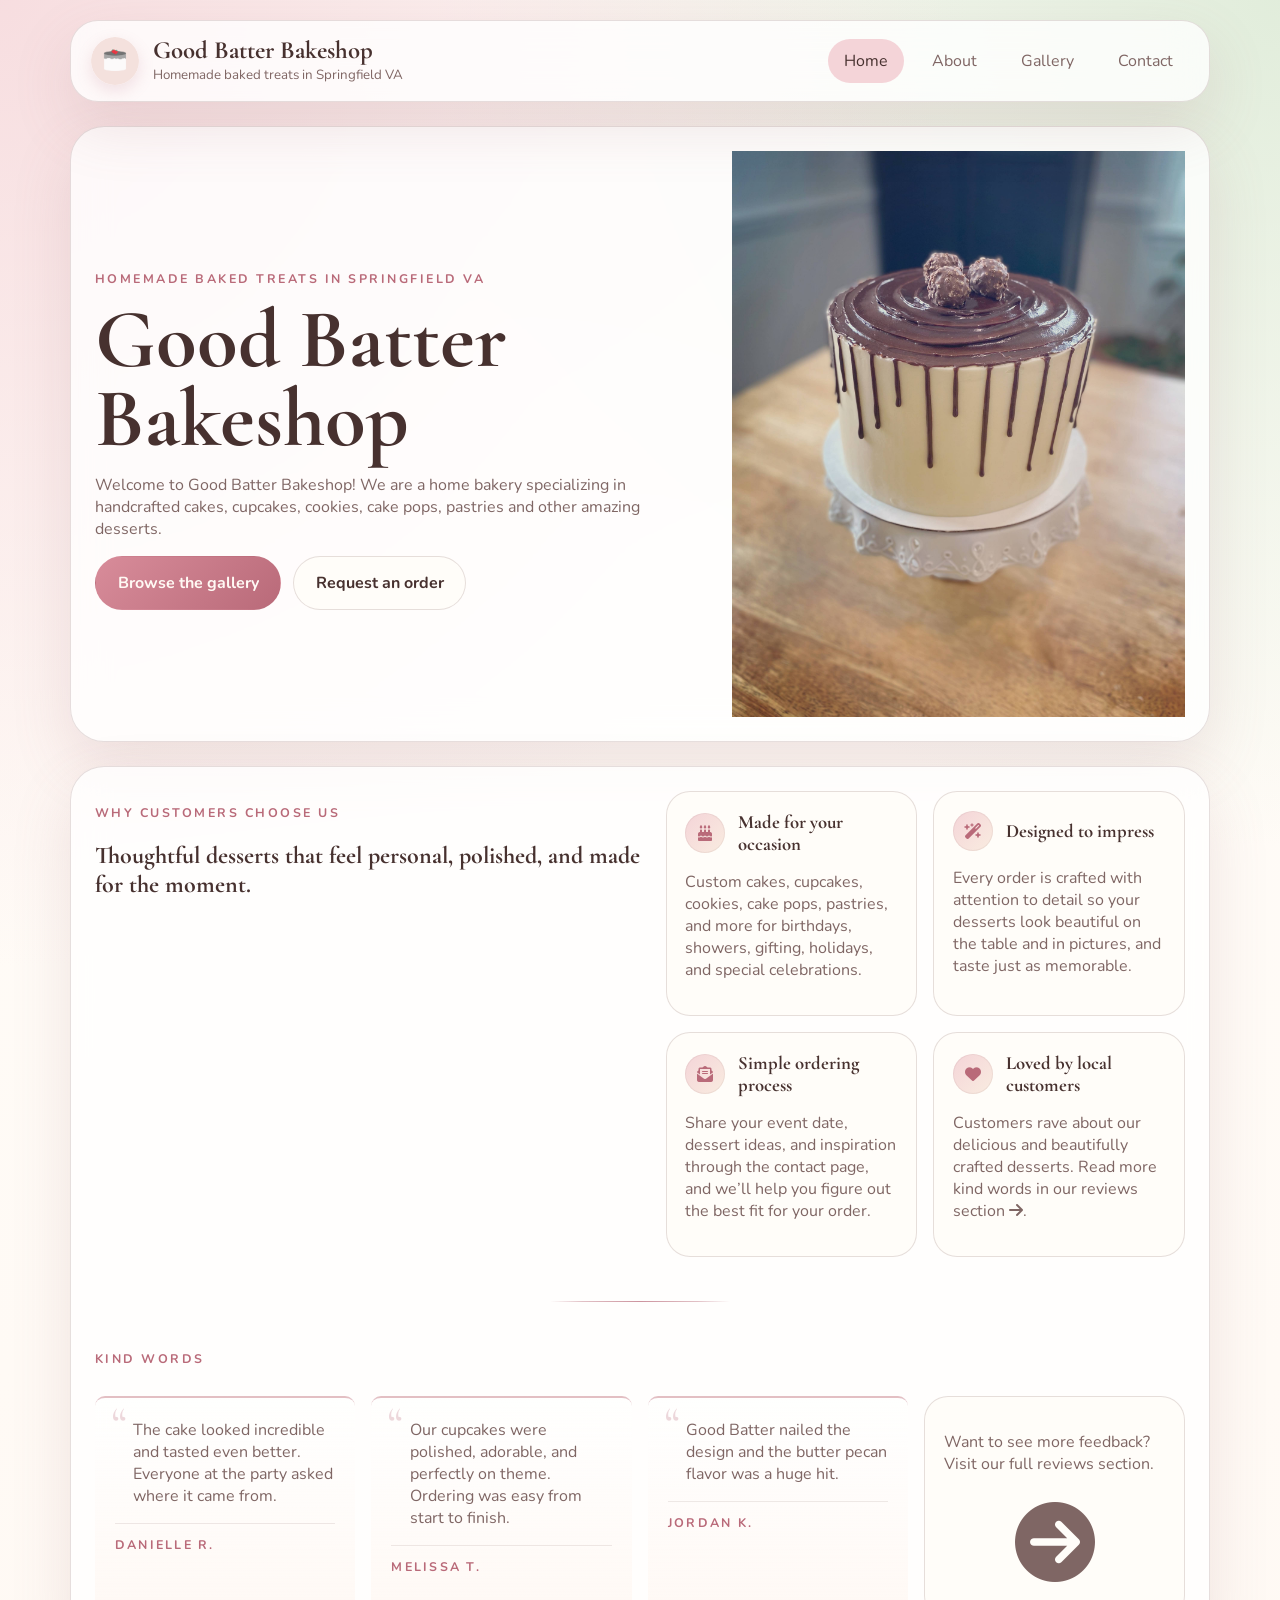
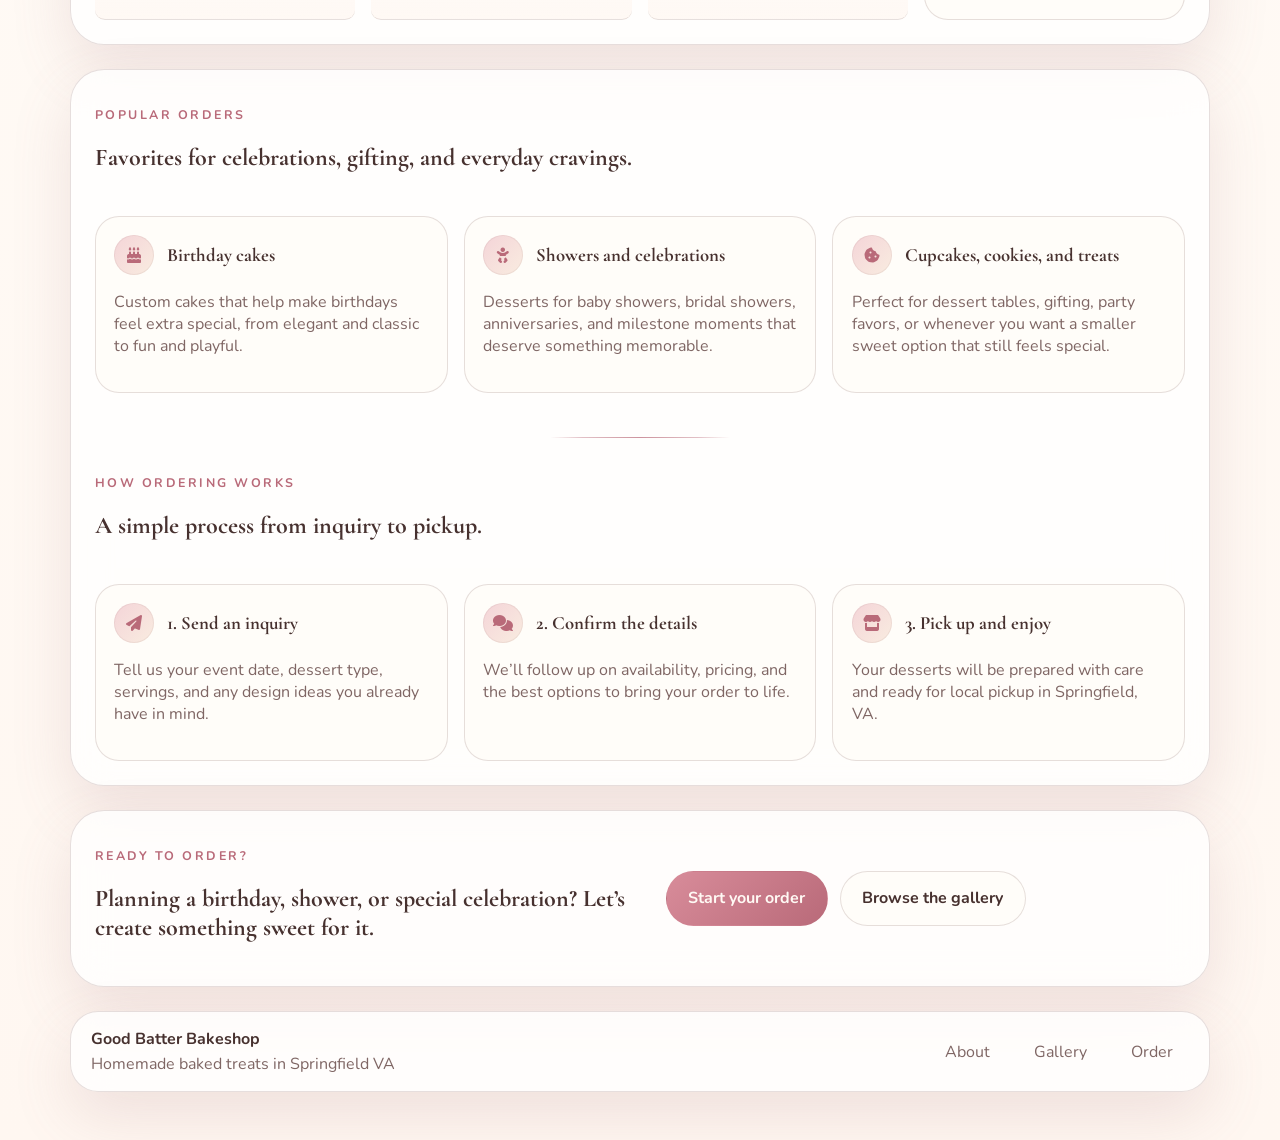
<file: index.html>
<!DOCTYPE html>
<html lang="en">
<head>
  <meta charset="UTF-8">
  <meta name="viewport" content="width=device-width, initial-scale=1.0">
  <title>Good Batter Bakeshop</title>
  <meta name="description" content="Good Batter Bakeshop offers handcrafted cakes, cupcakes, cookies, cake pops, pastries, and desserts in Springfield, Virginia.">
  <link rel="icon" href="assets/images/GBB-Circle.ico" type="image/x-icon">
  <link rel="preconnect" href="https://fonts.googleapis.com">
  <link rel="preconnect" href="https://fonts.gstatic.com" crossorigin>
  <link href="https://fonts.googleapis.com/css2?family=Cormorant+Garamond:wght@500;600;700&family=Nunito:wght@400;500;700&display=swap" rel="stylesheet">
  <link rel="stylesheet" href="https://cdnjs.cloudflare.com/ajax/libs/font-awesome/6.7.2/css/all.min.css" integrity="sha512-Evv84Mr4kqVGRNSgIGL/F/aIDqQb7xQ2vcrdIwxfjThSH8CSR7PBEakCr51Ck+w+/U6swU2Im1vVX0SVk9ABhg==" crossorigin="anonymous" referrerpolicy="no-referrer">
  <link rel="stylesheet" href="assets/css/styles.css">
</head>
<body data-page="home">
  <div class="site-shell">
    <header class="site-header">
      <a class="brand" href="index.html">
        <img class="brand-logo" src="assets/images/GBB-Circle.png" alt="Good Batter Bakeshop logo">
        <span>
          <strong>Good Batter Bakeshop</strong>
          <small>Homemade baked treats in Springfield VA</small>
        </span>
      </a>
      <nav class="site-nav" aria-label="Primary">
        <a href="index.html">Home</a>
        <a href="about.html">About</a>
        <a href="gallery.html">Gallery</a>
        <a href="contact.html">Contact</a>
      </nav>
      <button class="menu-toggle" type="button" aria-expanded="false" aria-controls="mobile-menu">Menu</button>
    </header>

    <nav class="mobile-nav" id="mobile-menu" aria-label="Mobile">
      <a href="index.html">Home</a>
      <a href="about.html">About</a>
      <a href="gallery.html">Gallery</a>
      <a href="contact.html">Contact</a>
    </nav>

    <main>
      <section class="hero panel">
        <div class="hero-copy">
          <p class="eyebrow">Homemade baked treats in Springfield VA</p>
          <h1>Good Batter Bakeshop</h1>
          <p class="lead">Welcome to Good Batter Bakeshop! We are a home bakery specializing in handcrafted cakes, cupcakes, cookies, cake pops, pastries and other amazing desserts.</p>
          <div class="hero-actions">
            <a class="button button-primary" href="gallery.html">Browse the gallery</a>
            <a class="button button-secondary" href="contact.html">Request an order</a>
          </div>
        </div>
        <div class="hero-image"> <!-- class="hero-card"-->
          <img src="assets/gallery/chocolate-drip-cake.jpg" alt="Elegant decorated cake by Good Batter Bakeshop">
        </div>
      </section>

      <section class="panel intro-grid home-proof">
        <article>
          <p class="section-label">Why customers choose us</p>
          <h2>Thoughtful desserts that feel personal, polished, and made for the moment.</h2>
        </article>
        <div class="feature-list">
          <div class="feature-item">
            <h3 class="feature-title"><span class="feature-icon" aria-hidden="true"><i class="fa-solid fa-cake-candles"></i></span> <span>Made for your occasion</span></h3>
            <p>Custom cakes, cupcakes, cookies, cake pops, pastries, and more for birthdays, showers, gifting, holidays, and special celebrations.</p>
          </div>
          <div class="feature-item">
            <h3 class="feature-title"><span class="feature-icon" aria-hidden="true"><i class="fa-solid fa-wand-magic-sparkles"></i></span> <span>Designed to impress</span></h3>
            <p>Every order is crafted with attention to detail so your desserts look beautiful on the table and in pictures, and taste just as memorable.</p>
          </div>
          <div class="feature-item">
            <h3 class="feature-title"><span class="feature-icon" aria-hidden="true"><i class="fa-solid fa-envelope-open-text"></i></span> <span>Simple ordering process</span></h3>
            <p>Share your event date, dessert ideas, and inspiration through the contact page, and we’ll help you figure out the best fit for your order.</p>
          </div>
          <div class="feature-item">
            <h3 class="feature-title"><span class="feature-icon" aria-hidden="true"><i class="fa-solid fa-heart"></i></span> <span>Loved by local customers</span></h3>
            <p>Customers rave about our delicious and beautifully crafted desserts. <a href="about.html#reviews">Read more kind words in our reviews section <i class="fa-solid fa-arrow-right"></i></a>.</p>
          </div>
        </div>

        <div class="section-divider" aria-hidden="true"></div>

        <div class="kind-words">
          <article>
            <p class="section-label">Kind words</p>
          </article>
          <div class="reviews-grid">
            <article class="review-card">
              <p>The cake looked incredible and tasted even better. Everyone at the party asked where it came from.</p>
              <strong>Danielle R.</strong>
            </article>
            <article class="review-card">
              <p>Our cupcakes were polished, adorable, and perfectly on theme. Ordering was easy from start to finish.</p>
              <strong>Melissa T.</strong>
            </article>
            <article class="review-card">
              <p>Good Batter nailed the design and the butter pecan flavor was a huge hit.</p>
              <strong>Jordan K.</strong>
            </article>
            <article class="feature-item">
              <p>Want to see more feedback? Visit our <a href="about.html#reviews">full reviews section</a>.</p>
              <p class="next-page"><a href="about.html#reviews"><i class="fa-solid fa-arrow-circle-right"></i></a> </p>
            </article>
          </div>
        </div>
      </section>

      <section class="panel intro-grid grid-horizontal-list home-proof">
        <article>
          <p class="section-label">Popular orders</p>
          <h2>Favorites for celebrations, gifting, and everyday cravings.</h2>
        </article>
        <div class="feature-list">
          <div class="feature-item">
            <h3 class="feature-title"><span class="feature-icon" aria-hidden="true"><i class="fa-solid fa-cake-candles"></i></span> <span>Birthday cakes</span></h3>
            <p>Custom cakes that help make birthdays feel extra special, from elegant and classic to fun and playful.</p>
          </div>
          <div class="feature-item">
            <h3 class="feature-title"><span class="feature-icon" aria-hidden="true"><i class="fa-solid fa-baby"></i></span> <span>Showers and celebrations</span></h3>
            <p>Desserts for baby showers, bridal showers, anniversaries, and milestone moments that deserve something memorable.</p>
          </div>
          <div class="feature-item">
            <h3 class="feature-title"><span class="feature-icon" aria-hidden="true"><i class="fa-solid fa-cookie-bite"></i></span> <span>Cupcakes, cookies, and treats</span></h3>
            <p>Perfect for dessert tables, gifting, party favors, or whenever you want a smaller sweet option that still feels special.</p>
          </div>
        </div>

        <div class="section-divider" aria-hidden="true"></div>

        <article>
          <p class="section-label">How ordering works</p>
          <h2>A simple process from inquiry to pickup.</h2>
        </article>
        <div class="feature-list">
          <div class="feature-item">
            <h3 class="feature-title"><span class="feature-icon" aria-hidden="true"><i class="fa-solid fa-paper-plane"></i></span> <span>1. Send an inquiry</span></h3>
            <p>Tell us your event date, dessert type, servings, and any design ideas you already have in mind.</p>
          </div>
          <div class="feature-item">
            <h3 class="feature-title"><span class="feature-icon" aria-hidden="true"><i class="fa-solid fa-comments"></i></span> <span>2. Confirm the details</span></h3>
            <p>We’ll follow up on availability, pricing, and the best options to bring your order to life.</p>
          </div>
          <div class="feature-item">
            <h3 class="feature-title"><span class="feature-icon" aria-hidden="true"><i class="fa-solid fa-store"></i></span> <span>3. Pick up and enjoy</span></h3>
            <p>Your desserts will be prepared with care and ready for local pickup in Springfield, VA.</p>
          </div>
        </div>
      </section>

      <section class="panel intro-grid">
        <article>
          <p class="section-label">Ready to order?</p>
          <h2>Planning a birthday, shower, or special celebration? Let’s create something sweet for it.</h2>
        </article>
        <div class="hero-actions">
          <a class="button button-primary" href="contact.html">Start your order</a>
          <a class="button button-secondary" href="gallery.html">Browse the gallery</a>
        </div>
      </section>

    </main>

    <footer class="site-footer">
      <div>
        <strong>Good Batter Bakeshop</strong>
        <p>Homemade baked treats in Springfield VA</p>
      </div>
      <div class="footer-links">
        <a href="about.html">About</a>
        <a href="gallery.html">Gallery</a>
        <a href="contact.html">Order</a>
      </div>
    </footer>
  </div>

  <script src="assets/js/site.js" defer></script>
</body>
</html>
</file>
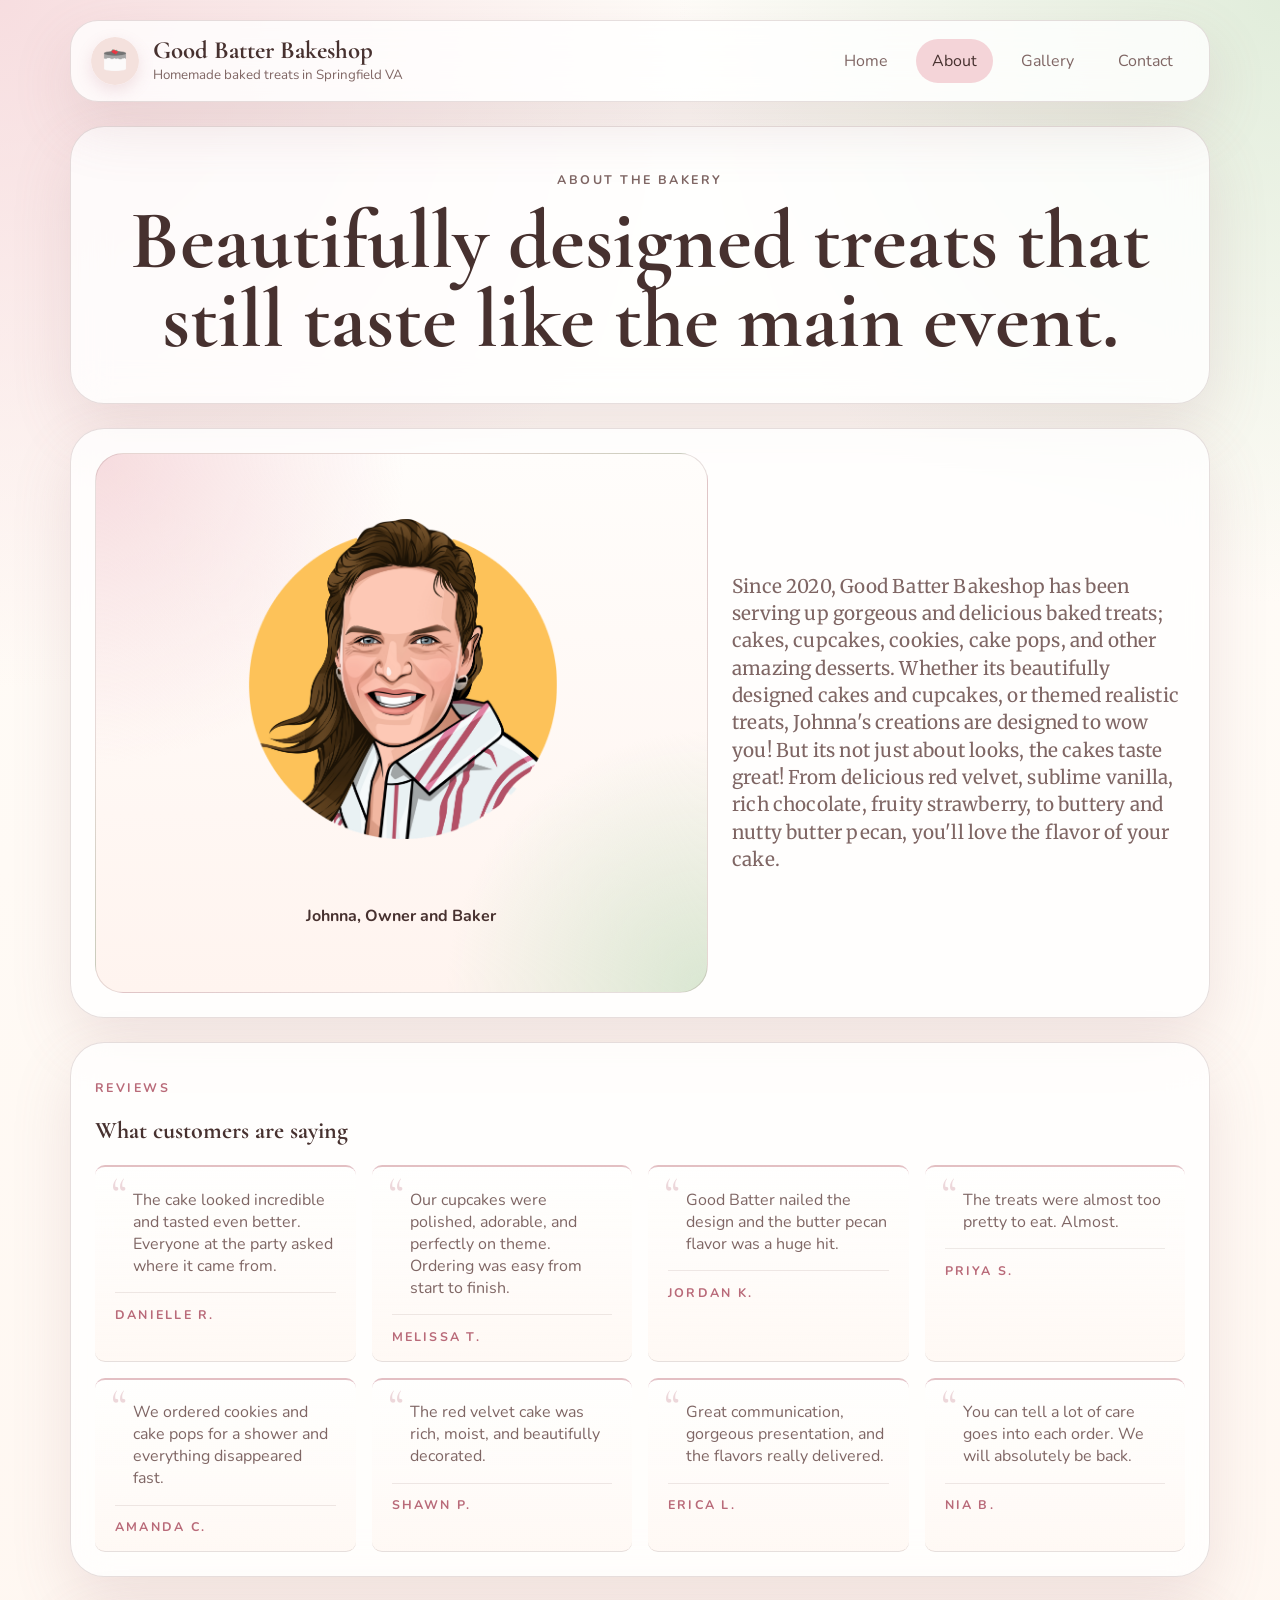
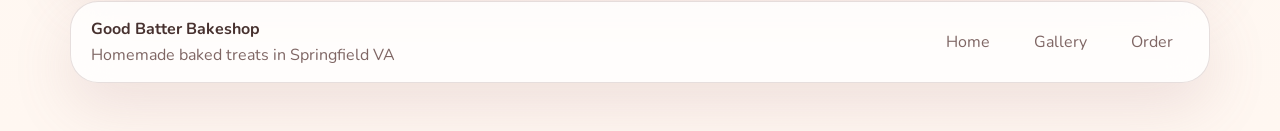
<file: about.html>
<!DOCTYPE html>
<html lang="en">
<head>
  <meta charset="UTF-8">
  <meta name="viewport" content="width=device-width, initial-scale=1.0">
  <title>About | Good Batter Bakeshop</title>
  <meta name="description" content="Learn about Good Batter Bakeshop, meet the baker, and read customer reviews.">
  <link rel="icon" href="assets/images/GBB-Circle.ico" type="image/x-icon">
  <link rel="preconnect" href="https://fonts.googleapis.com">
  <link rel="preconnect" href="https://fonts.gstatic.com" crossorigin>
  <link href="https://fonts.googleapis.com/css2?family=Cormorant+Garamond:wght@500;600;700&family=Merriweather:wght@400;700&family=Nunito:wght@400;500;700&display=swap" rel="stylesheet">
  <link rel="stylesheet" href="assets/css/styles.css">
</head>
<body data-page="about">
  <div class="site-shell">
    <header class="site-header">
      <a class="brand" href="index.html">
        <img class="brand-logo" src="assets/images/GBB-Circle.png" alt="Good Batter Bakeshop logo">
        <span>
          <strong>Good Batter Bakeshop</strong>
          <small>Homemade baked treats in Springfield VA</small>
        </span>
      </a>
      <nav class="site-nav" aria-label="Primary">
        <a href="index.html">Home</a>
        <a href="about.html">About</a>
        <a href="gallery.html">Gallery</a>
        <a href="contact.html">Contact</a>
      </nav>
      <button class="menu-toggle" type="button" aria-expanded="false" aria-controls="mobile-menu">Menu</button>
    </header>

    <nav class="mobile-nav" id="mobile-menu" aria-label="Mobile">
      <a href="index.html">Home</a>
      <a href="about.html">About</a>
      <a href="gallery.html">Gallery</a>
      <a href="contact.html">Contact</a>
    </nav>

    <main>
      <section class="page-hero panel">
        <p class="section-label">About the bakery</p>
        <h1>Beautifully designed treats that still taste like the main event.</h1>
      </section>

      <section class="panel about-layout">
        <div class="about-photo">
          <img src="assets/images/Johnna_Logo_transparent.png" alt="Illustrated portrait of Johnna, Owner and Baker">
          <strong>Johnna, Owner and Baker</strong>
        </div>
        <article class="about-copy">
          <p>Since 2020, Good Batter Bakeshop has been serving up gorgeous and delicious baked treats; cakes, cupcakes, cookies, cake pops, and other amazing desserts. Whether its beautifully designed cakes and cupcakes, or themed realistic treats, Johnna's creations are designed to wow you! But its not just about looks, the cakes taste great! From delicious red velvet, sublime vanilla, rich chocolate, fruity strawberry, to buttery and nutty butter pecan, you'll love the flavor of your cake.</p>
        </article>
      </section>

      <section class="panel" id="reviews">
        <div class="section-heading">
          <p class="section-label">Reviews</p>
          <h2>What customers are saying</h2>
        </div>
        <div class="reviews-grid">
          <article class="review-card">
            <p>The cake looked incredible and tasted even better. Everyone at the party asked where it came from.</p>
            <strong>Danielle R.</strong>
          </article>
          <article class="review-card">
            <p>Our cupcakes were polished, adorable, and perfectly on theme. Ordering was easy from start to finish.</p>
            <strong>Melissa T.</strong>
          </article>
          <article class="review-card">
            <p>Good Batter nailed the design and the butter pecan flavor was a huge hit.</p>
            <strong>Jordan K.</strong>
          </article>
          <article class="review-card">
            <p>The treats were almost too pretty to eat. Almost.</p>
            <strong>Priya S.</strong>
          </article>
          <article class="review-card">
            <p>We ordered cookies and cake pops for a shower and everything disappeared fast.</p>
            <strong>Amanda C.</strong>
          </article>
          <article class="review-card">
            <p>The red velvet cake was rich, moist, and beautifully decorated.</p>
            <strong>Shawn P.</strong>
          </article>
          <article class="review-card">
            <p>Great communication, gorgeous presentation, and the flavors really delivered.</p>
            <strong>Erica L.</strong>
          </article>
          <article class="review-card">
            <p>You can tell a lot of care goes into each order. We will absolutely be back.</p>
            <strong>Nia B.</strong>
          </article>
        </div>
      </section>
    </main>

    <footer class="site-footer">
      <div>
        <strong>Good Batter Bakeshop</strong>
        <p>Homemade baked treats in Springfield VA</p>
      </div>
      <div class="footer-links">
        <a href="index.html">Home</a>
        <a href="gallery.html">Gallery</a>
        <a href="contact.html">Order</a>
      </div>
    </footer>
  </div>

  <script src="assets/js/site.js" defer></script>
</body>
</html>
</file>
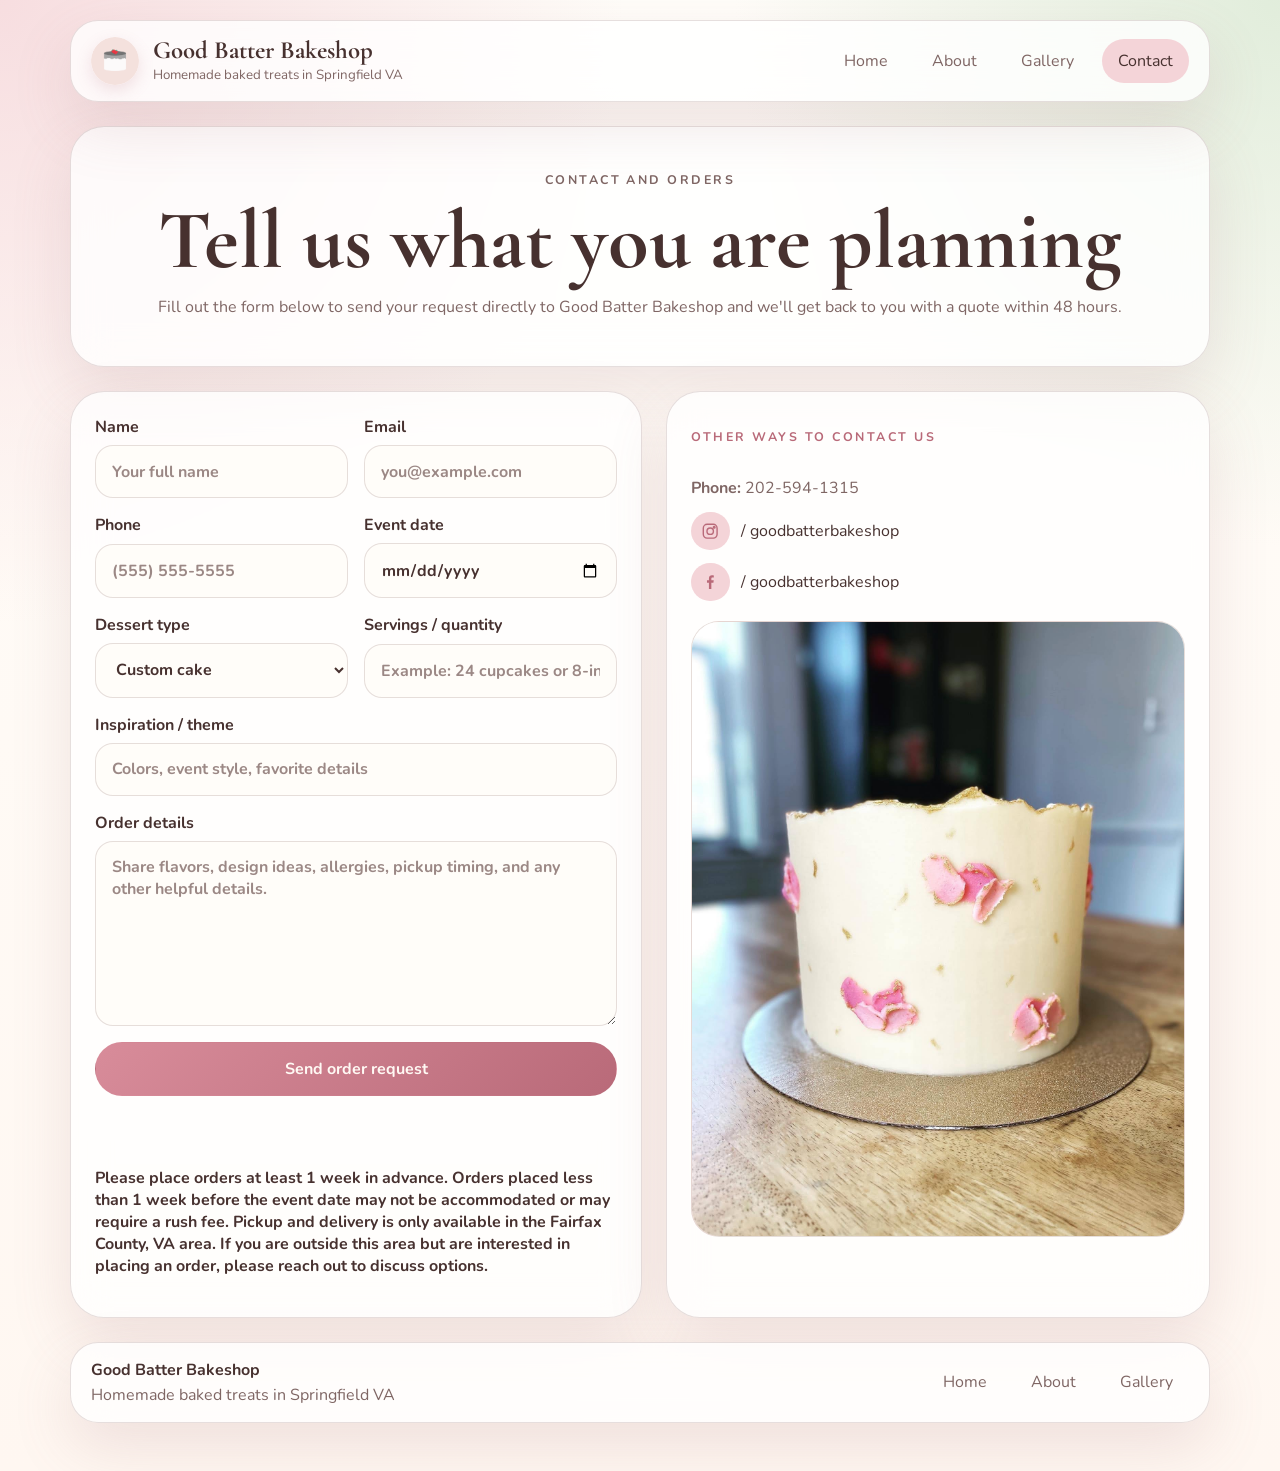
<file: contact.html>
<!DOCTYPE html>
<html lang="en">
<head>
  <meta charset="UTF-8">
  <meta name="viewport" content="width=device-width, initial-scale=1.0">
  <title>Contact | Good Batter Bakeshop</title>
  <meta name="description" content="Contact Good Batter Bakeshop to request a cake or dessert order.">
  <link rel="icon" href="assets/images/GBB-Circle.ico" type="image/x-icon">
  <link rel="preconnect" href="https://fonts.googleapis.com">
  <link rel="preconnect" href="https://fonts.gstatic.com" crossorigin>
  <link href="https://fonts.googleapis.com/css2?family=Cormorant+Garamond:wght@500;600;700&family=Nunito:wght@400;500;700&display=swap" rel="stylesheet">
  <link rel="stylesheet" href="assets/css/styles.css">
</head>
<body data-page="contact">
  <div class="site-shell">
    <header class="site-header">
      <a class="brand" href="index.html">
        <img class="brand-logo" src="assets/images/GBB-Circle.png" alt="Good Batter Bakeshop logo">
        <span>
          <strong>Good Batter Bakeshop</strong>
          <small>Homemade baked treats in Springfield VA</small>
        </span>
      </a>
      <nav class="site-nav" aria-label="Primary">
        <a href="index.html">Home</a>
        <a href="about.html">About</a>
        <a href="gallery.html">Gallery</a>
        <a href="contact.html">Contact</a>
      </nav>
      <button class="menu-toggle" type="button" aria-expanded="false" aria-controls="mobile-menu">Menu</button>
    </header>

    <nav class="mobile-nav" id="mobile-menu" aria-label="Mobile">
      <a href="index.html">Home</a>
      <a href="about.html">About</a>
      <a href="gallery.html">Gallery</a>
      <a href="contact.html">Contact</a>
    </nav>

    <main>
      <section class="page-hero panel">
        <p class="section-label">Contact and orders</p>
        <h1>Tell us what you are planning</h1>
        <p>Fill out the form below to send your request directly to Good Batter Bakeshop and we'll get back to you with a quote within 48 hours. </p>
      </section>

      <section class="contact-layout">
        <form class="panel contact-form" id="order-form" action="https://api.web3forms.com/submit" method="POST">
          <input type="hidden" name="access_key" value="1ff3c12d-1436-434e-9334-cec6ad36de24">
          <input type="hidden" name="subject" value="New Good Batter Bakeshop order request">
          <input type="hidden" name="from_name" value="Good Batter Bakeshop Website">
          <input type="checkbox" name="botcheck" class="is-hidden" tabindex="-1" autocomplete="off">
          <div class="form-grid">
            <label>
              Name
              <input type="text" name="name" placeholder="Your full name" required>
            </label>
            <label>
              Email
              <input type="email" name="email" placeholder="you@example.com" required>
            </label>
            <label>
              Phone
              <input type="tel" name="phone" placeholder="(555) 555-5555">
            </label>
            <label>
              Event date
              <input type="date" name="eventDate">
            </label>
            <label>
              Dessert type
              <select name="dessertType">
                <option value="Custom cake">Custom cake</option>
                <option value="Cupcakes">Cupcakes</option>
                <option value="Cookies">Cookies</option>
                <option value="Cake pops">Cake pops</option>
                <option value="Pastries">Pastries</option>
                <option value="Mixed dessert order">Mixed order</option>
              </select>
            </label>
            <label>
              Servings / quantity
              <input type="text" name="quantity" placeholder="Example: 24 cupcakes or 8-inch cake">
            </label>
          </div>
          <label>
            Inspiration / theme
            <input type="text" name="theme" placeholder="Colors, event style, favorite details">
          </label>
          <label>
            Order details
            <textarea name="details" rows="7" placeholder="Share flavors, design ideas, allergies, pickup timing, and any other helpful details." required></textarea>
          </label>
          <button class="button button-primary" type="submit">Send order request</button>
          <p class="form-status" id="form-status" aria-live="polite"></p>
          <strong><p>Please place orders at least 1 week in advance. Orders placed less than 1 week before the event date may not be accommodated or may require a rush fee.
            Pickup and delivery is only available in the Fairfax County, VA area. If you are outside this area but are interested in placing an order, please reach out to discuss options.
          </p></strong>
        </form>

        <aside class="panel contact-card">
          <p class="section-label">Other ways to contact us</p>
          <ul class="contact-list">
            <li><strong>Phone:</strong> <a href="tel:2025941315">202-594-1315</a></li>
            <li>
              <a class="social-link" href="https://www.instagram.com/goodbatterbakeshop" target="_blank" rel="noreferrer" aria-label="Instagram / goodbatterbakeshop">
                <span class="social-icon" aria-hidden="true">
                  <svg viewBox="0 0 24 24" role="img" focusable="false">
                    <rect x="3" y="3" width="18" height="18" rx="5"></rect>
                    <circle cx="12" cy="12" r="4.2"></circle>
                    <circle cx="17.2" cy="6.8" r="1.1"></circle>
                  </svg>
                </span>
                <span>/ goodbatterbakeshop</span>
              </a>
            </li>
            <li>
              <a class="social-link" href="https://www.facebook.com/goodbatterbakeshop" target="_blank" rel="noreferrer" aria-label="Facebook / goodbatterbakeshop">
                <span class="social-icon" aria-hidden="true">
                  <svg viewBox="0 0 24 24" role="img" focusable="false">
                    <path d="M13.5 21V12.8H16.2L16.6 9.6H13.5V7.55C13.5 6.63 13.76 6 15.08 6H16.7V3.15C16.42 3.11 15.45 3 14.32 3C11.97 3 10.35 4.43 10.35 7.08V9.6H7.8V12.8H10.35V21H13.5Z"></path>
                  </svg>
                </span>
                <span>/ goodbatterbakeshop</span>
              </a>
            </li>
          </ul>
          <div class="contact-placeholder">
            <img src="assets/gallery/petals.jpg" alt="Decorated floral cake by Good Batter Bakeshop">
          </div>
        </aside>
      </section>
    </main>

    <footer class="site-footer">
      <div>
        <strong>Good Batter Bakeshop</strong>
        <p>Homemade baked treats in Springfield VA</p>
      </div>
      <div class="footer-links">
        <a href="index.html">Home</a>
        <a href="about.html">About</a>
        <a href="gallery.html">Gallery</a>
      </div>
    </footer>
  </div>

  <script src="assets/js/site.js" defer></script>
</body>
</html>
</file>
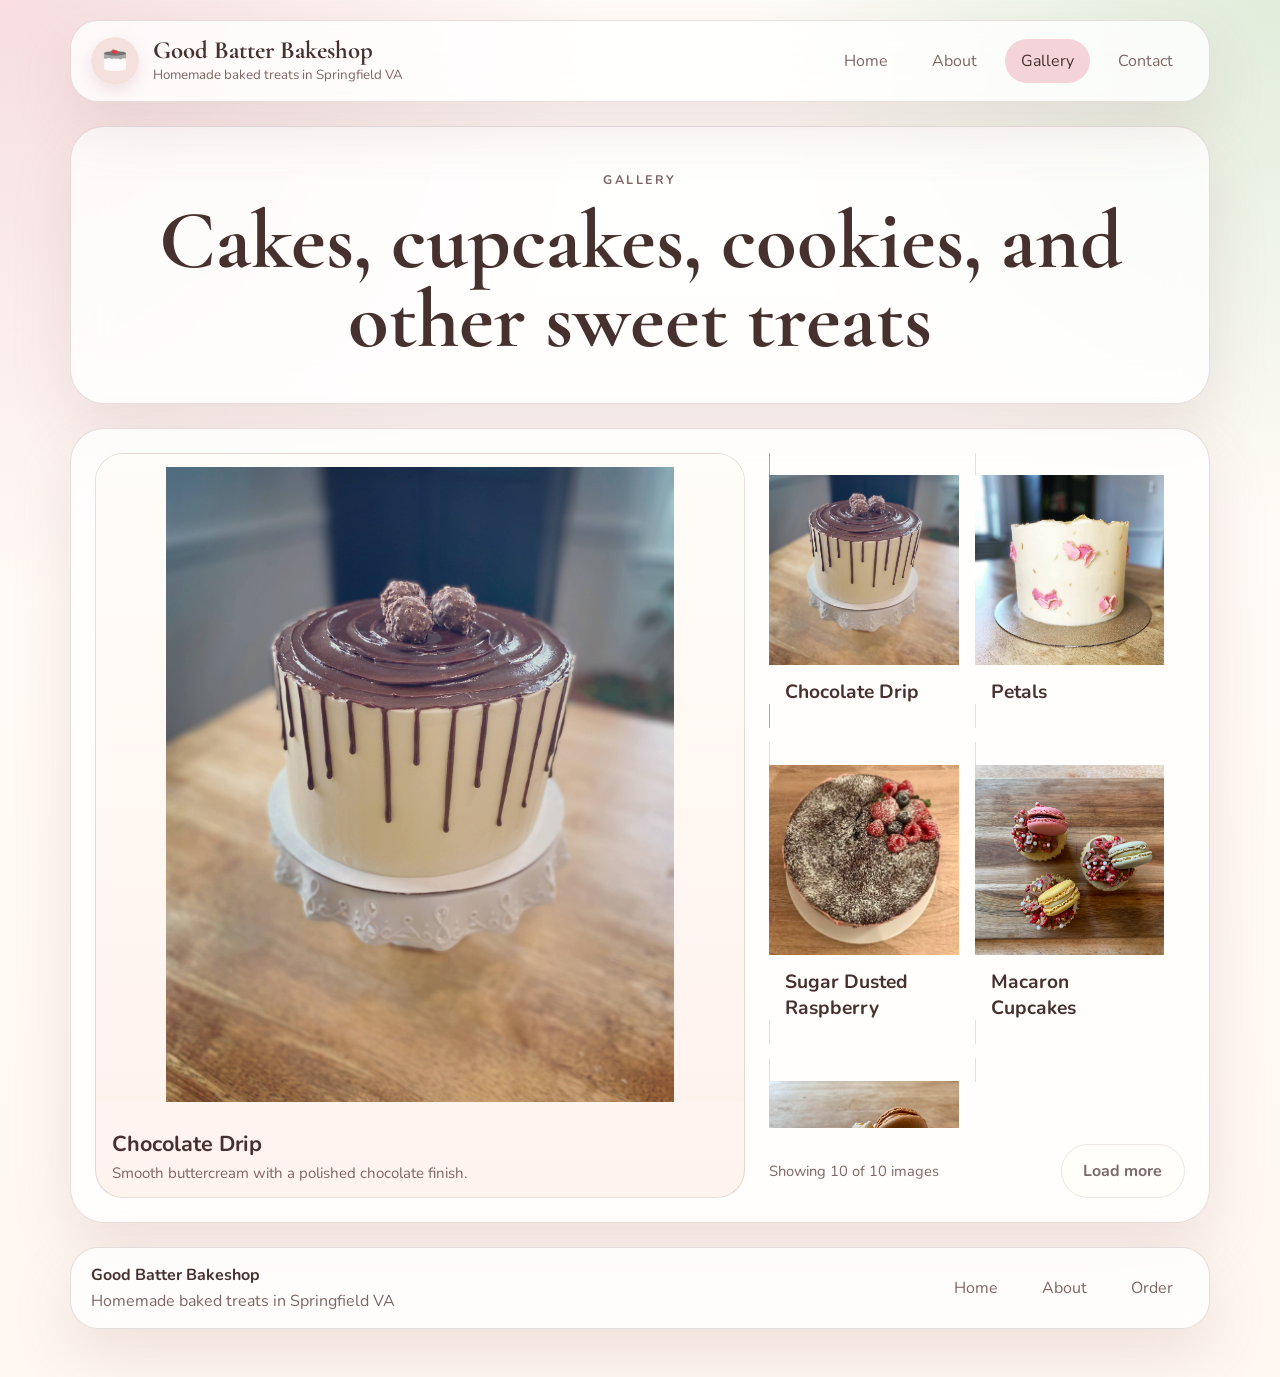
<file: gallery.html>
<!DOCTYPE html>
<html lang="en">
<head>
  <meta charset="UTF-8">
  <meta name="viewport" content="width=device-width, initial-scale=1.0">
  <title>Gallery | Good Batter Bakeshop</title>
  <meta name="description" content="View cakes, cupcakes, cookies, and dessert designs by Good Batter Bakeshop.">
  <link rel="icon" href="assets/images/GBB-Circle.ico" type="image/x-icon">
  <link rel="preconnect" href="https://fonts.googleapis.com">
  <link rel="preconnect" href="https://fonts.gstatic.com" crossorigin>
  <link href="https://fonts.googleapis.com/css2?family=Cormorant+Garamond:wght@500;600;700&family=Nunito:wght@400;500;700&display=swap" rel="stylesheet">
  <link rel="stylesheet" href="assets/css/styles.css">
</head>
<body data-page="gallery">
  <div class="site-shell">
    <header class="site-header">
      <a class="brand" href="index.html">
        <img class="brand-logo" src="assets/images/GBB-Circle.png" alt="Good Batter Bakeshop logo">
        <span>
          <strong>Good Batter Bakeshop</strong>
          <small>Homemade baked treats in Springfield VA</small>
        </span>
      </a>
      <nav class="site-nav" aria-label="Primary">
        <a href="index.html">Home</a>
        <a href="about.html">About</a>
        <a href="gallery.html">Gallery</a>
        <a href="contact.html">Contact</a>
      </nav>
      <button class="menu-toggle" type="button" aria-expanded="false" aria-controls="mobile-menu">Menu</button>
    </header>

    <nav class="mobile-nav" id="mobile-menu" aria-label="Mobile">
      <a href="index.html">Home</a>
      <a href="about.html">About</a>
      <a href="gallery.html">Gallery</a>
      <a href="contact.html">Contact</a>
    </nav>

    <main>
      <section class="page-hero panel">
        <p class="section-label">Gallery</p>
        <h1>Cakes, cupcakes, cookies, and other sweet treats</h1>
      </section>

      <section class="panel gallery-layout">
        <div class="featured-image-wrap">
          <img id="featured-image" src="assets/gallery/chocolate-drip-cake.jpg" alt="Featured bakery item">
          <div class="featured-caption">
            <strong id="featured-title">Chocolate Drip</strong>
            <p id="featured-description">Select a thumbnail to feature it here.</p>
          </div>
        </div>
        <div class="gallery-sidebar">
          <div class="gallery-thumbs" id="gallery-grid" aria-live="polite">
            <div class="gallery-sentinel" id="gallery-sentinel" aria-hidden="true"></div>
          </div>
          <div class="gallery-controls">
            <p class="gallery-status" id="gallery-status">Loading gallery...</p>
            <button class="button button-secondary" id="gallery-load-more" type="button">Load more</button>
          </div>
        </div>
      </section>
    </main>

    <footer class="site-footer">
      <div>
        <strong>Good Batter Bakeshop</strong>
        <p>Homemade baked treats in Springfield VA</p>
      </div>
      <div class="footer-links">
        <a href="index.html">Home</a>
        <a href="about.html">About</a>
        <a href="contact.html">Order</a>
      </div>
    </footer>
  </div>

  <script src="assets/js/site.js" defer></script>
  <script src="assets/js/gallery.js" defer></script>
</body>
</html>
</file>
<file: assets/css/styles.css>
:root {
  --bg: #fffaf6;
  --bg-soft: rgba(255, 255, 255, 0.78);
  --surface: #fffdf9;
  --surface-strong: #fff3ee;
  --text: #47312f;
  --muted: #7f6664;
  --line: rgba(117, 81, 77, 0.18);
  --accent: #d88c9a;
  --accent-strong: #b96a79;
  --accent-soft: #f4d4d8;
  --accent-contrast: #fff9f4;
  --shadow: 0 24px 60px rgba(157, 106, 112, 0.16);
  --gradient: radial-gradient(circle at top left, rgba(246, 218, 221, 0.9), transparent 32%),
    radial-gradient(circle at top right, rgba(220, 234, 214, 0.85), transparent 28%),
    linear-gradient(180deg, #fffdf9 0%, #fff7f1 100%);
}

* {
  box-sizing: border-box;
}

html {
  scroll-behavior: smooth;
}

#reviews {
  scroll-margin-top: 6rem;
}

body {
  margin: 0;
  font-family: "Nunito", sans-serif;
  color: var(--text);
  background: var(--gradient);
  min-height: 100vh;
}

body::before {
  content: "";
  position: fixed;
  inset: 0;
  background-image: linear-gradient(rgba(255, 255, 255, 0.1) 1px, transparent 1px),
    linear-gradient(90deg, rgba(255, 255, 255, 0.08) 1px, transparent 1px);
  background-size: 80px 80px;
  opacity: 0.12;
  pointer-events: none;
}

img {
  display: block;
  max-width: 100%;
}

a {
  color: inherit;
  text-decoration: none;
}

button,
input,
select,
textarea {
  font: inherit;
}

.site-shell {
  width: min(1140px, calc(100% - 2rem));
  margin: 0 auto;
  padding: 1.25rem 0 3rem;
}

.site-header,
.site-footer,
.panel,
.mobile-nav {
  backdrop-filter: blur(18px);
  -webkit-backdrop-filter: blur(18px);
}

.site-header,
.site-footer {
  display: flex;
  align-items: center;
  justify-content: space-between;
  gap: 1rem;
  background: var(--bg-soft);
  border: 1px solid var(--line);
  border-radius: 28px;
  padding: 1rem 1.25rem;
  box-shadow: var(--shadow);
}

.site-header {
  position: sticky;
  top: 1rem;
  z-index: 10;
}

.brand {
  display: flex;
  align-items: center;
  gap: 0.85rem;
}

.brand strong,
h1,
h2,
h3 {
  font-family: "Cormorant Garamond", serif;
}

.brand strong {
  display: block;
  font-size: 1.55rem;
  line-height: 1;
}

.brand small {
  display: block;
  margin-top: 0.15rem;
  color: var(--muted);
}

.brand-logo {
  width: 3rem;
  height: 3rem;
  border-radius: 50%;
  object-fit: cover;
  box-shadow: 0 6px 16px rgba(185, 106, 121, 0.18);
}

.site-nav,
.footer-links,
.hero-actions {
  display: flex;
  align-items: center;
  gap: 0.75rem;
  flex-wrap: wrap;
}

.site-nav a,
.mobile-nav a,
.footer-links a {
  border-radius: 999px;
  transition: transform 160ms ease, background-color 160ms ease, color 160ms ease, border-color 160ms ease;
}

.site-nav a,
.mobile-nav a,
.footer-links a {
  padding: 0.7rem 1rem;
  color: var(--muted);
}

.site-nav a:hover,
.site-nav a[aria-current="page"],
.mobile-nav a:hover,
.mobile-nav a[aria-current="page"],
.footer-links a:hover {
  background: var(--accent-soft);
  color: var(--text);
}

.menu-toggle,
.button,
.thumb-button {
  border: 1px solid transparent;
  cursor: pointer;
}

.menu-toggle {
  display: none;
  background: var(--surface-strong);
  color: var(--text);
  padding: 0.75rem 1rem;
  border-radius: 999px;
}

.mobile-nav {
  display: none;
  margin-top: 0.9rem;
  background: var(--bg-soft);
  border: 1px solid var(--line);
  border-radius: 24px;
  padding: 0.85rem;
  box-shadow: var(--shadow);
}

main {
  display: grid;
  gap: 1.5rem;
  margin: 1.5rem 0;
}

.panel {
  background: var(--bg-soft);
  border: 1px solid var(--line);
  border-radius: 34px;
  box-shadow: var(--shadow);
  padding: 1.5rem;
}

.hero,
.intro-grid,
.about-layout,
.contact-layout,
.gallery-layout {
  display: grid;
  gap: 1.5rem;
}

.hero,
.about-layout {
  grid-template-columns: 1.15fr 0.85fr;
  align-items: center;
}

.hero h1,
.page-hero h1 {
  margin: 0 0 0.75rem;
  font-size: clamp(3rem, 7vw, 5.2rem);
  line-height: 0.95;
}

.lead,
.page-hero p,
.about-copy p,
.review-card p,
.contact-card,
.feature-item p,
.featured-caption p {
  color: var(--muted);
}

.about-copy p {
  font-family: "Merriweather", serif;
  font-size: clamp(1rem, 0.45vw + 0.95rem, 1.18rem);
  font-weight: 400;
  line-height: 1.45;
  letter-spacing: 0.01em;
}

.eyebrow,
.section-label {
  text-transform: uppercase;
  letter-spacing: 0.2em;
  font-size: 0.78rem;
  font-weight: 700;
  color: var(--accent-strong);
}

.hero-card,
.about-photo,
.contact-placeholder,
.featured-image-wrap {
  position: relative;
  overflow: hidden;
  border-radius: 28px;
  background: linear-gradient(180deg, var(--surface) 0%, var(--surface-strong) 100%);
  border: 1px solid var(--line);
}

.hero-card img,
.about-photo img,
.contact-placeholder img,
.showcase-card img {
  width: 100%;
  height: 100%;
  object-fit: cover;
}

.hero-card {
  min-height: 480px;
}

.hero-overlay-card,
.about-photo-caption {
  position: absolute;
  left: 1.2rem;
  right: 1.2rem;
  bottom: 1.2rem;
  display: grid;
  grid-template-columns: auto 1fr;
  gap: 0.85rem;
  align-items: center;
  background: rgba(255, 253, 249, 0.88);
  border: 1px solid rgba(117, 81, 77, 0.12);
  border-radius: 22px;
  padding: 0.9rem 1rem;
  backdrop-filter: blur(14px);
  -webkit-backdrop-filter: blur(14px);
}

.hero-overlay-card img {
  width: 3.25rem;
  height: 3.25rem;
  border-radius: 50%;
  object-fit: cover;
}

.hero-overlay-card p,
.about-photo-caption p {
  margin: 0.2rem 0 0;
  color: var(--muted);
}

.button {
  display: inline-flex;
  align-items: center;
  justify-content: center;
  gap: 0.5rem;
  border-radius: 999px;
  padding: 0.95rem 1.35rem;
  font-weight: 700;
}

.button:hover,
.thumb-button:hover {
  transform: translateY(-1px);
}

.button-primary {
  background: linear-gradient(135deg, var(--accent) 0%, var(--accent-strong) 100%);
  color: var(--accent-contrast);
}

.button-secondary,
.thumb-card {
  background: var(--surface);
  border-color: var(--line);
  color: var(--text);
}

.intro-grid,
.contact-layout {
  grid-template-columns: 1fr 0.95fr;
}

.feature-list,
.reviews-grid,
.gallery-thumbs,
.showcase-grid {
  display: grid;
  gap: 1rem;
}

.feature-list,
.showcase-grid {
  grid-template-columns: repeat(2, minmax(0, 1fr));
}

.grid-horizontal-list .feature-list {
  grid-column: 1 / -1;
  grid-template-columns: repeat(3, minmax(0, 1fr));
}

.feature-item,
.review-card {
  padding: 1.15rem;
  background: var(--surface);
}

.feature-item {
  border-radius: 24px;
  border: 1px solid var(--line);
}

.feature-item .next-page {
  display: flex;
  justify-content: center;
  align-items: center;
  margin: 0.75rem 0 0;
  text-align: center;
  font-size: 5em;
}

.feature-title {
  display: flex;
  align-items: center;
  gap: 0.8rem;
  margin: 0 0 0.65rem;
}

.feature-icon {
  width: 2.5rem;
  height: 2.5rem;
  flex: 0 0 2.5rem;
  display: inline-grid;
  place-items: center;
  border-radius: 50%;
  background: linear-gradient(135deg, var(--accent-soft) 0%, #f9ece0 100%);
  color: var(--accent-strong);
  box-shadow: inset 0 0 0 1px rgba(117, 81, 77, 0.08);
}

.feature-icon i {
  font-size: 1rem;
}

.section-heading {
  margin-bottom: 1rem;
}

.showcase-card {
  overflow: hidden;
  border-radius: 24px;
  border: 1px solid var(--line);
  background: var(--surface);
}

.showcase-card img {
  aspect-ratio: 4 / 3;
}

.showcase-card div {
  padding: 1rem;
}

.showcase-card p {
  margin: 0.35rem 0 0;
  color: var(--muted);
}

.reviews-grid {
  grid-template-columns: repeat(4, minmax(0, 1fr));
}

.home-proof .section-divider {
  grid-column: 1 / -1;
  width: min(180px, 100%);
  height: 1px;
  margin: 1.25rem auto 0;
  background: linear-gradient(90deg, transparent 0%, rgba(185, 106, 121, 0.42) 18%, rgba(185, 106, 121, 0.72) 50%, rgba(185, 106, 121, 0.42) 82%, transparent 100%);
}

.home-proof .kind-words {
  grid-column: 1 / -1;
  display: grid;
  gap: 1rem;
  padding-top: 0.75rem;
}

.review-card {
  position: relative;
  padding: 1.35rem 1.25rem 1rem;
  border-radius: 10px;
  border-top: 2px solid rgba(185, 106, 121, 0.4);
  border-bottom: 1px solid var(--line);
  background: linear-gradient(180deg, rgba(255, 255, 255, 0.55) 0%, rgba(255, 248, 243, 0.88) 100%);
  box-shadow: none;
}

.review-card::before {
  content: "\201C";
  position: absolute;
  top: 0.15rem;
  left: 1rem;
  font-family: "Cormorant Garamond", serif;
  font-size: 3rem;
  line-height: 1;
  color: rgba(185, 106, 121, 0.26);
  pointer-events: none;
}

.review-card p {
  margin: 0;
  padding-left: 1.15rem;
}

.review-card strong {
  display: block;
  margin-top: 0.95rem;
  padding-top: 0.8rem;
  border-top: 1px solid rgba(117, 81, 77, 0.12);
  font-size: 0.78rem;
  letter-spacing: 0.18em;
  text-transform: uppercase;
  color: var(--accent-strong);
}

.page-hero {
  text-align: center;
  padding-block: 2rem;
}

.about-photo {
  display: grid;
  place-items: center;
  min-height: 540px;
  padding: 2rem;
  background:
    radial-gradient(circle at top left, rgba(246, 218, 221, 0.96), transparent 38%),
    radial-gradient(circle at bottom right, rgba(215, 230, 208, 0.94), transparent 32%),
    linear-gradient(180deg, #fffdfb 0%, #fff4ef 100%);
}

.about-photo img {
  width: min(100%, 320px);
  height: auto;
  aspect-ratio: 1 / 1;
  object-fit: contain;
}

.about-photo-caption {
  position: static;
  max-width: 360px;
}

.gallery-layout {
  grid-template-columns: 1.22fr 0.78fr;
}

.gallery-sidebar {
  display: grid;
  grid-template-rows: minmax(0, 1fr) auto;
  gap: 1rem;
  min-height: 0;
}

.featured-image-wrap {
  display: grid;
  grid-template-rows: minmax(0, 1fr) auto;
}

.featured-image-wrap img {
  width: 100%;
  aspect-ratio: 1 / 1;
  object-fit: contain;
  background: linear-gradient(180deg, var(--surface) 0%, var(--surface-strong) 100%);
  padding: 0.8rem 0.8rem 0;
}

.featured-caption {
  padding: 0.65rem 1rem 0.9rem;
}

.featured-caption strong {
  font-size: 1.35rem;
}

.featured-caption p {
  margin: 0.25rem 0 0;
  font-size: 0.94rem;
  line-height: 1.35;
}

.gallery-thumbs {
  display: grid;
  grid-template-columns: repeat(2, minmax(0, 1fr));
  align-content: start;
  height: min(75vh, 720px);
  overflow-y: auto;
  padding-right: 0.35rem;
  scrollbar-gutter: stable;
  overscroll-behavior: contain;
}

.gallery-controls {
  display: flex;
  align-items: center;
  justify-content: space-between;
  gap: 1rem;
}

.gallery-status {
  margin: 0;
  color: var(--muted);
  font-size: 0.92rem;
}

.gallery-sentinel {
  grid-column: 1 / -1;
  height: 1px;
}

.thumb-button {
  padding: 0;
  background: transparent;
  border: 0;
  text-align: left;
  cursor: pointer;
}

.thumb-card {
  overflow: hidden;
  border-radius: 24px;
  border: 1px solid var(--line);
  background: var(--surface);
  transition: transform 180ms ease, border-color 180ms ease;
}

.thumb-button[aria-pressed="true"] .thumb-card,
.thumb-button:hover .thumb-card {
  transform: translateY(-2px);
  border-color: var(--accent);
}

.thumb-card img {
  width: 100%;
  aspect-ratio: 1 / 1;
  object-fit: cover;
}

.thumb-card strong,
.thumb-card span {
  display: block;
  padding: 0 1rem;
}

.thumb-card strong {
  padding-top: 0.9rem;
  font-size: 1.2rem;
}

.thumb-card span {
  padding-bottom: 1rem;
  color: var(--muted);
  font-size: 0.92rem;
}

.form-grid {
  display: grid;
  gap: 1rem;
  grid-template-columns: repeat(2, minmax(0, 1fr));
}

.contact-form {
  display: grid;
  gap: 1rem;
}

label {
  display: grid;
  gap: 0.45rem;
  font-weight: 700;
}

input,
select,
textarea {
  width: 100%;
  border-radius: 18px;
  border: 1px solid var(--line);
  background: var(--surface);
  color: var(--text);
  padding: 0.9rem 1rem;
}

input::placeholder,
textarea::placeholder {
  color: color-mix(in srgb, var(--muted) 78%, transparent);
}

.contact-card {
  display: grid;
  gap: 1.2rem;
  align-content: start;
}

.contact-list {
  list-style: none;
  padding: 0;
  margin: 0;
  display: grid;
  gap: 0.8rem;
}

.social-link {
  display: inline-flex;
  align-items: center;
  gap: 0.7rem;
  color: var(--text);
}

.social-icon {
  width: 2.4rem;
  height: 2.4rem;
  display: inline-grid;
  place-items: center;
  border-radius: 50%;
  background: var(--accent-soft);
}

.social-icon svg {
  width: 1.15rem;
  height: 1.15rem;
  fill: none;
  stroke: var(--accent-strong);
  stroke-width: 1.8;
  stroke-linecap: round;
  stroke-linejoin: round;
}

.social-link svg path {
  fill: var(--accent-strong);
  stroke: none;
}

.form-note {
  font-size: 0.92rem;
  color: var(--muted);
  margin: 0;
}

.form-status {
  min-height: 1.4rem;
  margin: 0;
  font-weight: 700;
  color: var(--accent-strong);
}

.button:disabled {
  opacity: 0.72;
  cursor: wait;
}

.site-footer p {
  margin: 0.2rem 0 0;
  color: var(--muted);
}

.is-hidden {
  display: none;
}

@media (max-width: 960px) {
  .hero,
  .about-layout,
  .intro-grid,
  .contact-layout,
  .gallery-layout,
  .reviews-grid {
    grid-template-columns: 1fr;
  }

  .feature-list,
  .showcase-grid,
  .gallery-thumbs,
  .form-grid {
    grid-template-columns: 1fr;
  }

  .grid-horizontal-list .feature-list {
    grid-template-columns: 1fr;
  }

  .gallery-thumbs {
    height: auto;
    overflow: visible;
    padding-right: 0;
  }

  .gallery-controls {
    flex-direction: column;
    align-items: stretch;
  }
}

@media (max-width: 760px) {
  .site-header,
  .site-footer {
    flex-wrap: wrap;
  }

  .site-nav {
    display: none;
  }

  .menu-toggle {
    display: inline-flex;
  }

  .mobile-nav.is-open {
    display: grid;
  }
}
</file>
